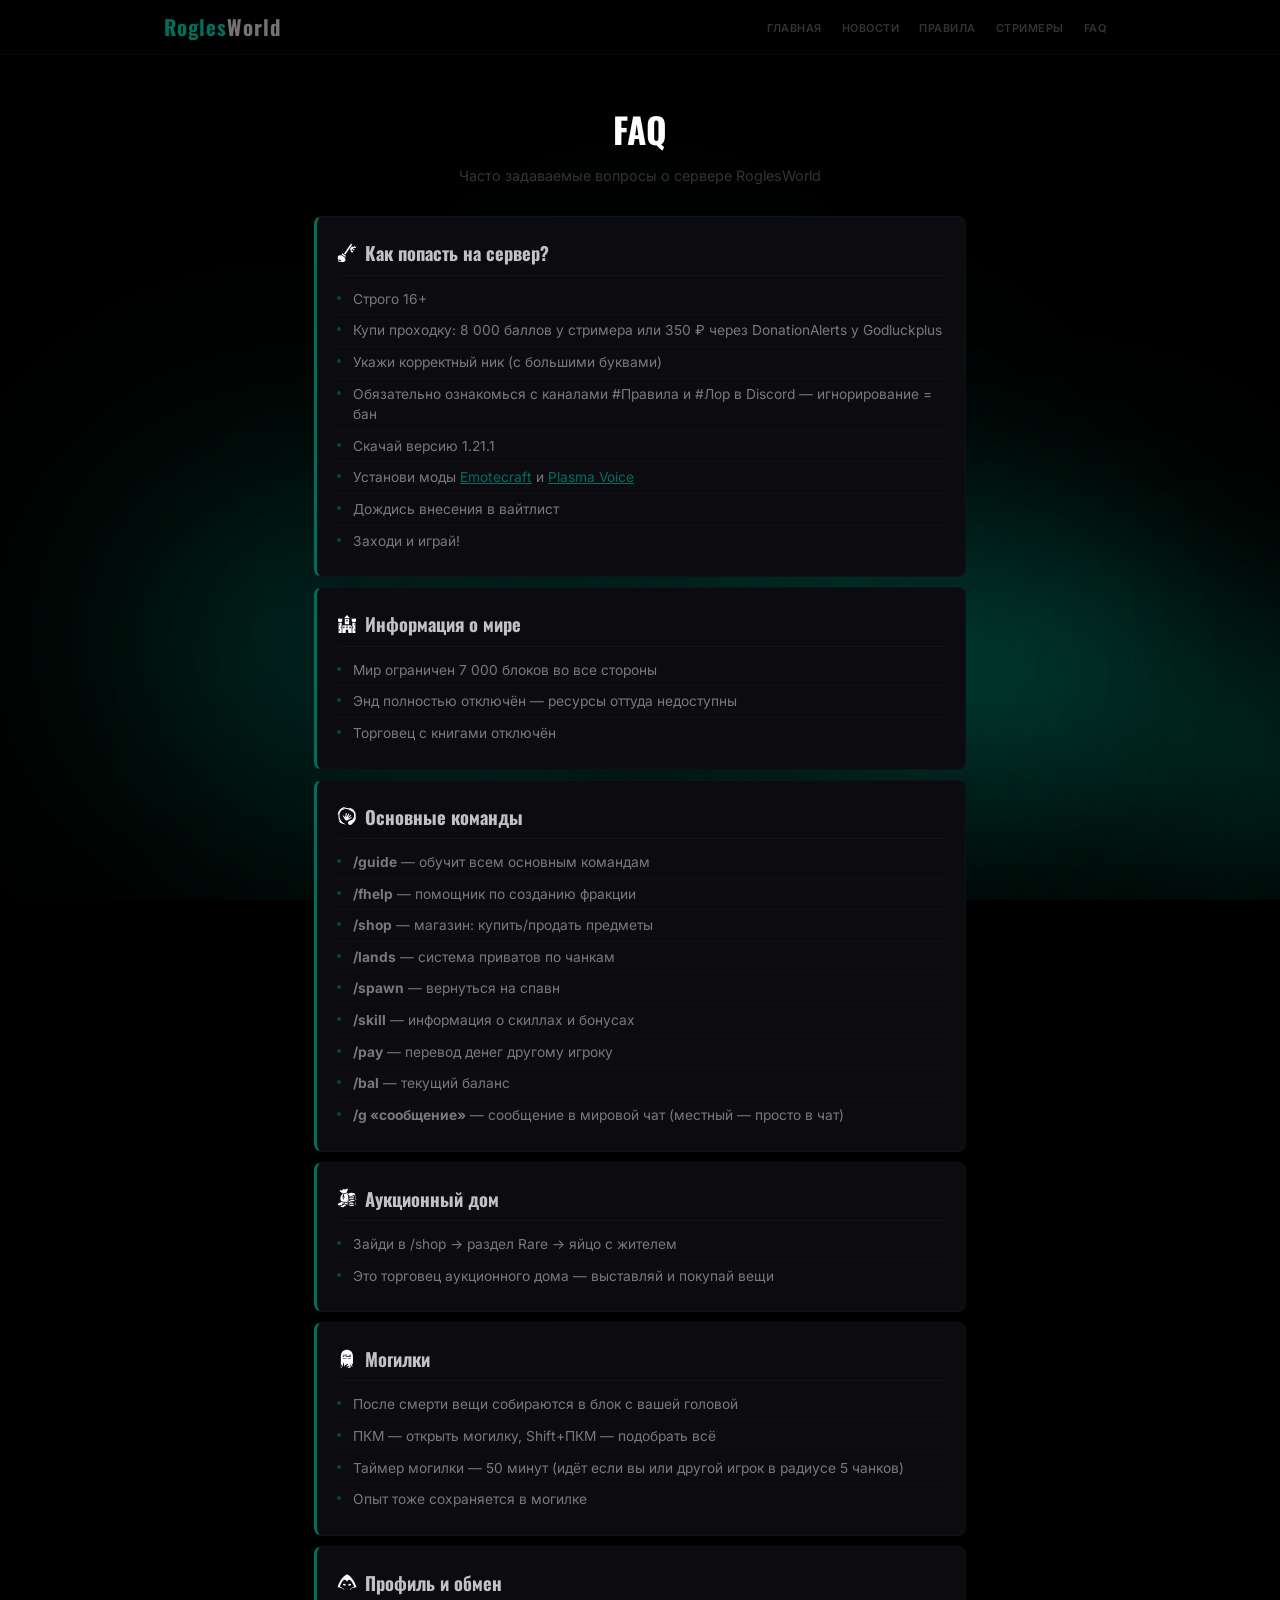
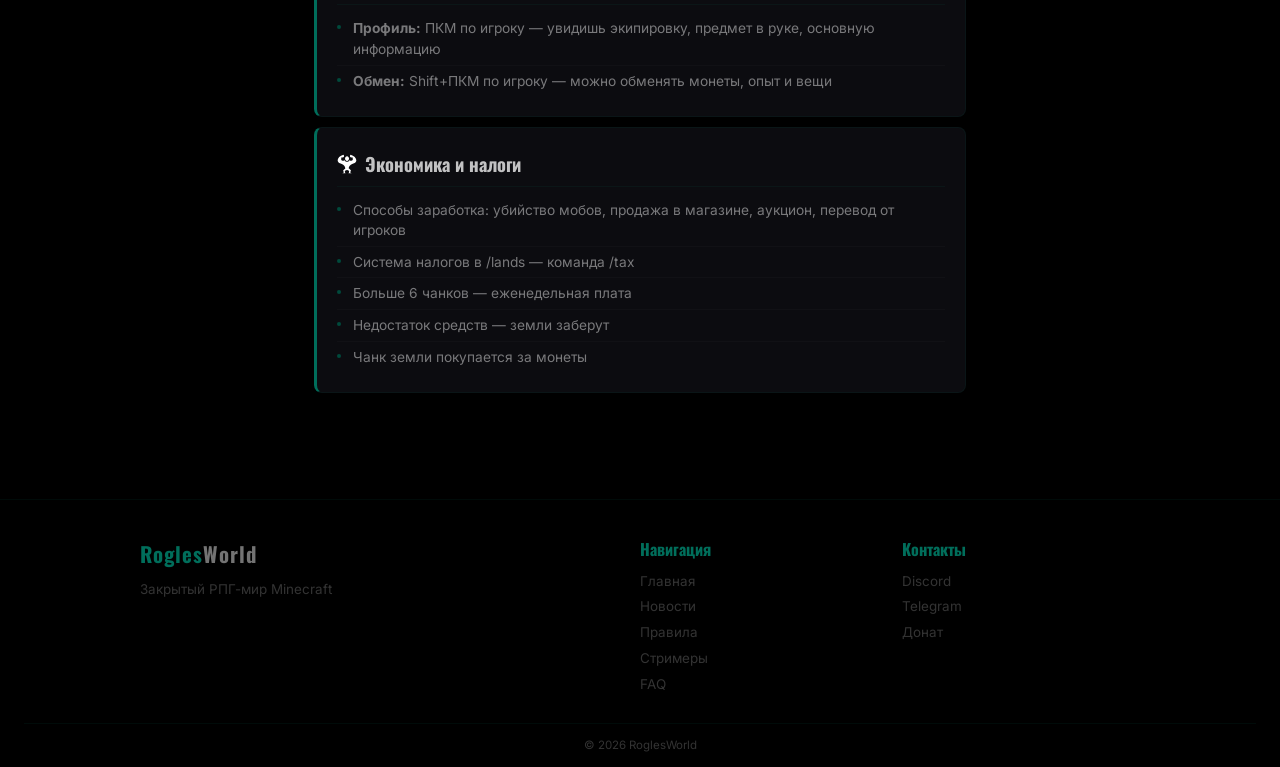
<file: faq.html>
<!DOCTYPE html>
<html lang="ru">
<head>
    <meta charset="UTF-8">
    <meta name="viewport" content="width=device-width, initial-scale=1.0">
    <title>FAQ — RoglesWorld</title>
    <link rel="icon" type="image/svg+xml" href="favicon.svg">
    <link rel="stylesheet" href="style.css">
</head>
<body>

<nav class="topbar">
    <div class="topbar-inner">
        <a href="index.html" class="topbar-brand">Rogles<span>World</span></a>
        <ul class="topbar-links" id="navLinks">
            <li><a href="index.html">Главная</a></li>
            <li><a href="news.html">Новости</a></li>
            <li><a href="rules.html">Правила</a></li>
            <li><a href="partners.html">Стримеры</a></li>
            <li><a href="faq.html" data-active>FAQ</a></li>
        </ul>
        <button class="topbar-burger" id="burger" aria-label="Меню"><i></i><i></i><i></i></button>
    </div>
</nav>

<main class="inner-page" style="text-align:center">
    <h1 class="page-title">FAQ</h1>
    <p class="page-sub">Часто задаваемые вопросы о сервере RoglesWorld</p>

    <div class="rule-block" style="text-align:left">
        <h2><img src="icons/key.svg" alt="" width="20" height="20">Как попасть на сервер?</h2>
        <ul>
            <li>Строго 16+</li>
            <li>Купи проходку: 8 000 баллов у стримера или 350 ₽ через DonationAlerts у Godluckplus</li>
            <li>Укажи корректный ник (с большими буквами)</li>
            <li>Обязательно ознакомься с каналами #Правила и #Лор в Discord — игнорирование = бан</li>
            <li>Скачай версию 1.21.1</li>
            <li>Установи моды <a href="https://modrinth.com/mod/emotecraft" target="_blank" style="color:var(--blue)">Emotecraft</a> и <a href="https://modrinth.com/mod/plasmo-voice" target="_blank" style="color:var(--blue)">Plasma Voice</a></li>
            <li>Дождись внесения в вайтлист</li>
            <li>Заходи и играй!</li>
        </ul>
    </div>

    <div class="rule-block" style="text-align:left">
        <h2><img src="icons/battlement.svg" alt="" width="20" height="20">Информация о мире</h2>
        <ul>
            <li>Мир ограничен 7 000 блоков во все стороны</li>
            <li>Энд полностью отключён — ресурсы оттуда недоступны</li>
            <li>Торговец с книгами отключён</li>
        </ul>
    </div>

    <div class="rule-block" style="text-align:left">
        <h2><img src="icons/magic-swirl.svg" alt="" width="20" height="20">Основные команды</h2>
        <ul>
            <li><strong>/guide</strong> — обучит всем основным командам</li>
            <li><strong>/fhelp</strong> — помощник по созданию фракции</li>
            <li><strong>/shop</strong> — магазин: купить/продать предметы</li>
            <li><strong>/lands</strong> — система приватов по чанкам</li>
            <li><strong>/spawn</strong> — вернуться на спавн</li>
            <li><strong>/skill</strong> — информация о скиллах и бонусах</li>
            <li><strong>/pay</strong> — перевод денег другому игроку</li>
            <li><strong>/bal</strong> — текущий баланс</li>
            <li><strong>/g «сообщение»</strong> — сообщение в мировой чат (местный — просто в чат)</li>
        </ul>
    </div>

    <div class="rule-block" style="text-align:left">
        <h2><img src="icons/cash.svg" alt="" width="20" height="20">Аукционный дом</h2>
        <ul>
            <li>Зайди в /shop → раздел Rare → яйцо с жителем</li>
            <li>Это торговец аукционного дома — выставляй и покупай вещи</li>
        </ul>
    </div>

    <div class="rule-block" style="text-align:left">
        <h2><img src="icons/tombstone.svg" alt="" width="20" height="20">Могилки</h2>
        <ul>
            <li>После смерти вещи собираются в блок с вашей головой</li>
            <li>ПКМ — открыть могилку, Shift+ПКМ — подобрать всё</li>
            <li>Таймер могилки — 50 минут (идёт если вы или другой игрок в радиусе 5 чанков)</li>
            <li>Опыт тоже сохраняется в могилке</li>
        </ul>
    </div>

    <div class="rule-block" style="text-align:left">
        <h2><img src="icons/hooded-figure.svg" alt="" width="20" height="20">Профиль и обмен</h2>
        <ul>
            <li><strong>Профиль:</strong> ПКМ по игроку — увидишь экипировку, предмет в руке, основную информацию</li>
            <li><strong>Обмен:</strong> Shift+ПКМ по игроку — можно обменять монеты, опыт и вещи</li>
        </ul>
    </div>

    <div class="rule-block" style="text-align:left">
        <h2><img src="icons/muscle-up.svg" alt="" width="20" height="20">Экономика и налоги</h2>
        <ul>
            <li>Способы заработка: убийство мобов, продажа в магазине, аукцион, перевод от игроков</li>
            <li>Система налогов в /lands — команда /tax</li>
            <li>Больше 6 чанков — еженедельная плата</li>
            <li>Недостаток средств — земли заберут</li>
            <li>Чанк земли покупается за монеты</li>
        </ul>
    </div>
</main>

<footer class="footer">
    <div class="footer-inner">
        <div class="footer-col">
            <div class="topbar-brand" style="margin-bottom:6px">Rogles<span>World</span></div>
            <p class="footer-text">Закрытый РПГ-мир Minecraft</p>
        </div>
        <div class="footer-col">
            <h4>Навигация</h4>
            <a href="index.html">Главная</a><a href="news.html">Новости</a><a href="rules.html">Правила</a><a href="partners.html">Стримеры</a><a href="faq.html">FAQ</a>
        </div>
        <div class="footer-col">
            <h4>Контакты</h4>
            <a href="https://discord.com/invite/syaFtpHVnV" target="_blank">Discord</a><a href="https://t.me/roglesworld" target="_blank">Telegram</a><a href="https://www.donationalerts.com/r/godluckplus" target="_blank">Донат</a>
        </div>
    </div>
    <div class="footer-copy">&copy; 2026 RoglesWorld</div>
</footer>

<button class="scroll-up" id="toTop" aria-label="Наверх">▲</button>
<script src="script.js"></script>
</body>
</html>
</file>
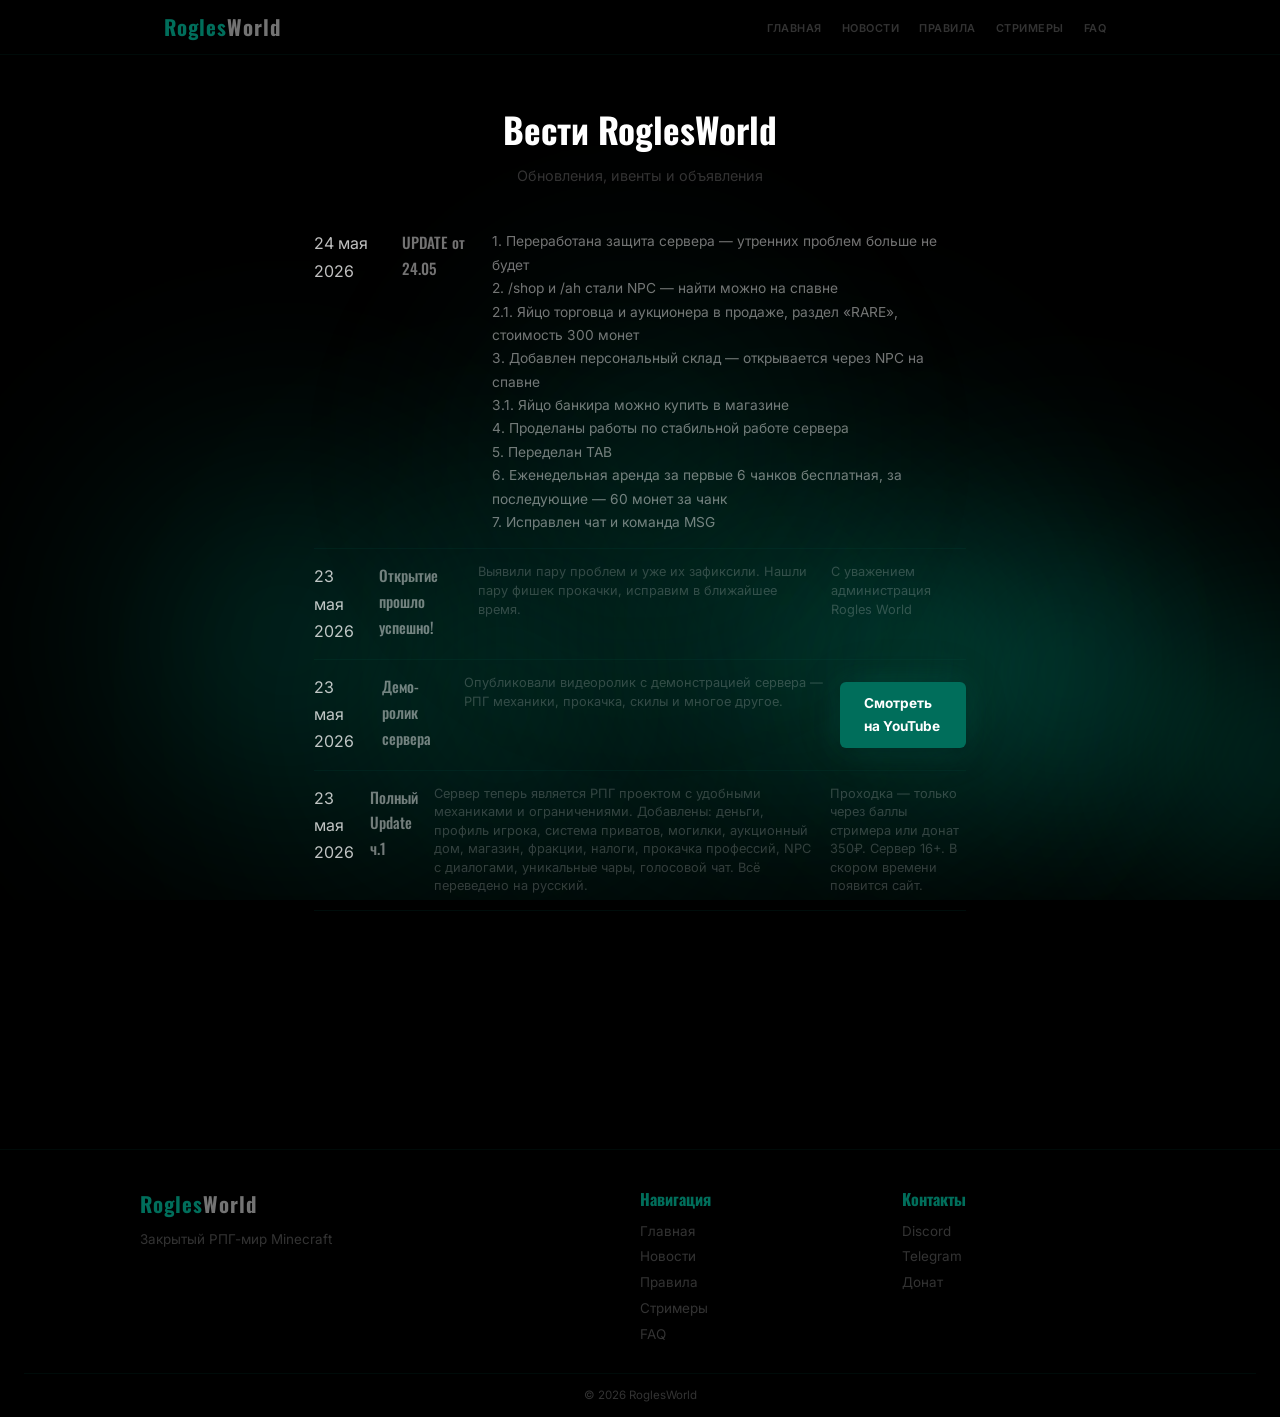
<file: news.html>
<!DOCTYPE html>
<html lang="ru">
<head>
    <meta charset="UTF-8">
    <meta name="viewport" content="width=device-width, initial-scale=1.0">
    <title>Новости — RoglesWorld</title>
    <link rel="icon" type="image/svg+xml" href="favicon.svg">
    <link rel="stylesheet" href="style.css">
</head>
<body>

<nav class="topbar">
    <div class="topbar-inner">
        <a href="index.html" class="topbar-brand">Rogles<span>World</span></a>
        <ul class="topbar-links" id="navLinks">
            <li><a href="index.html">Главная</a></li>
            <li><a href="news.html" data-active>Новости</a></li>
            <li><a href="rules.html">Правила</a></li>
            <li><a href="partners.html">Стримеры</a></li>
            <li><a href="faq.html">FAQ</a></li>
        </ul>
        <button class="topbar-burger" id="burger" aria-label="Меню"><i></i><i></i><i></i></button>
    </div>
</nav>

<main class="inner-page" style="text-align:center">
    <h1 class="page-title">Вести RoglesWorld</h1>
    <p class="page-sub">Обновления, ивенты и объявления</p>

    <article class="news-card">
        <div class="news-date">24 мая 2026</div>
        <h3>UPDATE от 24.05</h3>
        <ul style="color:var(--white3);font-size:.86rem;line-height:1.7;list-style:none;padding:0">
            <li>1. Переработана защита сервера — утренних проблем больше не будет</li>
            <li>2. /shop и /ah стали NPC — найти можно на спавне</li>
            <li>2.1. Яйцо торговца и аукционера в продаже, раздел «RARE», стоимость 300 монет</li>
            <li>3. Добавлен персональный склад — открывается через NPC на спавне</li>
            <li>3.1. Яйцо банкира можно купить в магазине</li>
            <li>4. Проделаны работы по стабильной работе сервера</li>
            <li>5. Переделан TAB</li>
            <li>6. Еженедельная аренда за первые 6 чанков бесплатная, за последующие — 60 монет за чанк</li>
            <li>7. Исправлен чат и команда MSG</li>
        </ul>
    </article>

    <article class="news-card">
        <div class="news-date">23 мая 2026</div>
        <h3>Открытие прошло успешно!</h3>
        <p>Выявили пару проблем и уже их зафиксили. Нашли пару фишек прокачки, исправим в ближайшее время.</p>
        <p class="news-sign">С уважением администрация Rogles World</p>
    </article>

    <article class="news-card">
        <div class="news-date">23 мая 2026</div>
        <h3>Демо-ролик сервера</h3>
        <p>Опубликовали видеоролик с демонстрацией сервера — РПГ механики, прокачка, скилы и многое другое.</p>
        <a href="https://youtu.be/ZXrjIpZblX8" target="_blank" class="btn-primary" style="margin-top:8px">Смотреть на YouTube</a>
    </article>

    <article class="news-card">
        <div class="news-date">23 мая 2026</div>
        <h3>Полный Update ч.1</h3>
        <p>Сервер теперь является РПГ проектом с удобными механиками и ограничениями. Добавлены: деньги, профиль игрока, система приватов, могилки, аукционный дом, магазин, фракции, налоги, прокачка профессий, NPC с диалогами, уникальные чары, голосовой чат. Всё переведено на русский.</p>
        <p>Проходка — только через баллы стримера или донат 350₽. Сервер 16+. В скором времени появится сайт.</p>
    </article>

    <div class="join-box">
        <p>Подпишись, чтобы не пропускать важные вести</p>
        <a href="https://t.me/roglesworld" target="_blank" class="btn-primary">Подписаться в Telegram</a>
    </div>
</main>

<footer class="footer">
    <div class="footer-inner">
        <div class="footer-col">
            <div class="topbar-brand" style="margin-bottom:6px">Rogles<span>World</span></div>
            <p class="footer-text">Закрытый РПГ-мир Minecraft</p>
        </div>
        <div class="footer-col">
            <h4>Навигация</h4>
            <a href="index.html">Главная</a><a href="news.html">Новости</a><a href="rules.html">Правила</a><a href="partners.html">Стримеры</a><a href="faq.html">FAQ</a>
        </div>
        <div class="footer-col">
            <h4>Контакты</h4>
            <a href="https://discord.com/invite/syaFtpHVnV" target="_blank">Discord</a><a href="https://t.me/roglesworld" target="_blank">Telegram</a><a href="https://www.donationalerts.com/r/godluckplus" target="_blank">Донат</a>
        </div>
    </div>
    <div class="footer-copy">&copy; 2026 RoglesWorld</div>
</footer>

<button class="scroll-up" id="toTop" aria-label="Наверх">▲</button>
<script src="script.js"></script>
</body>
</html>
</file>
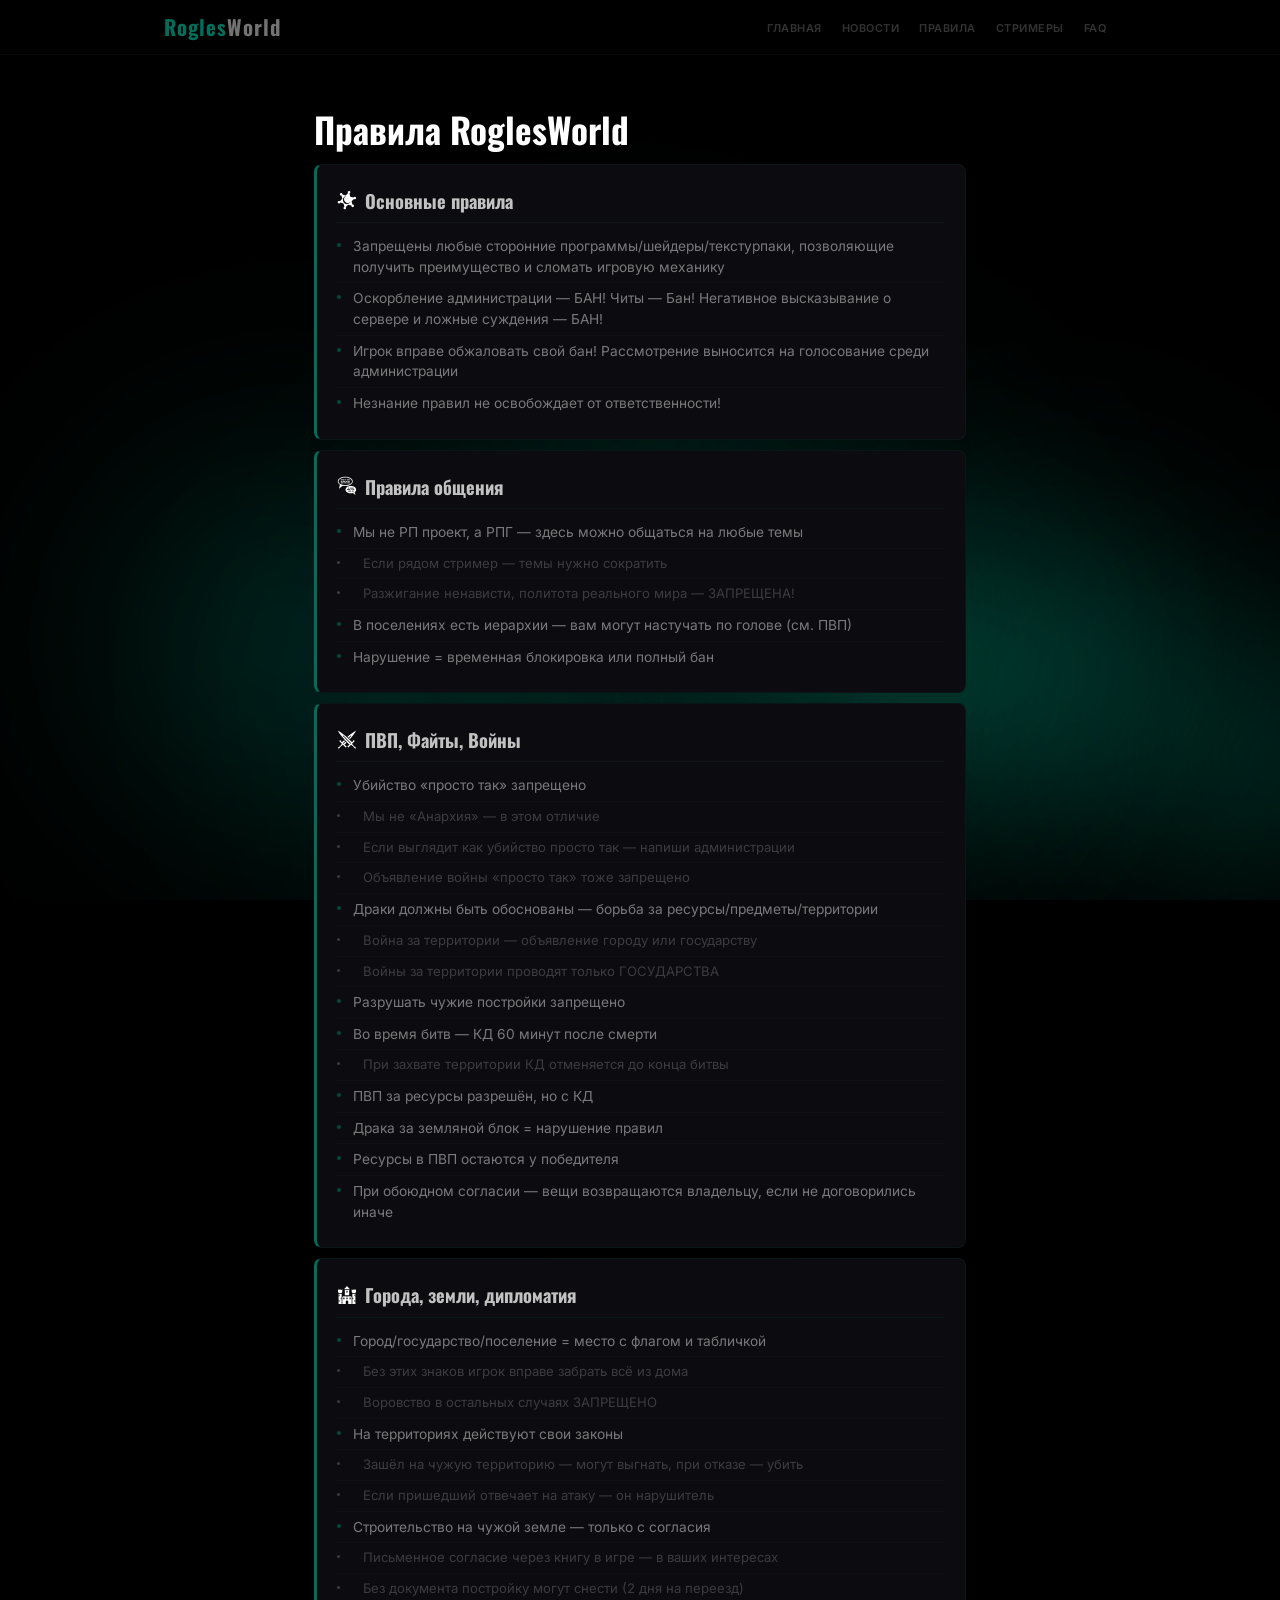
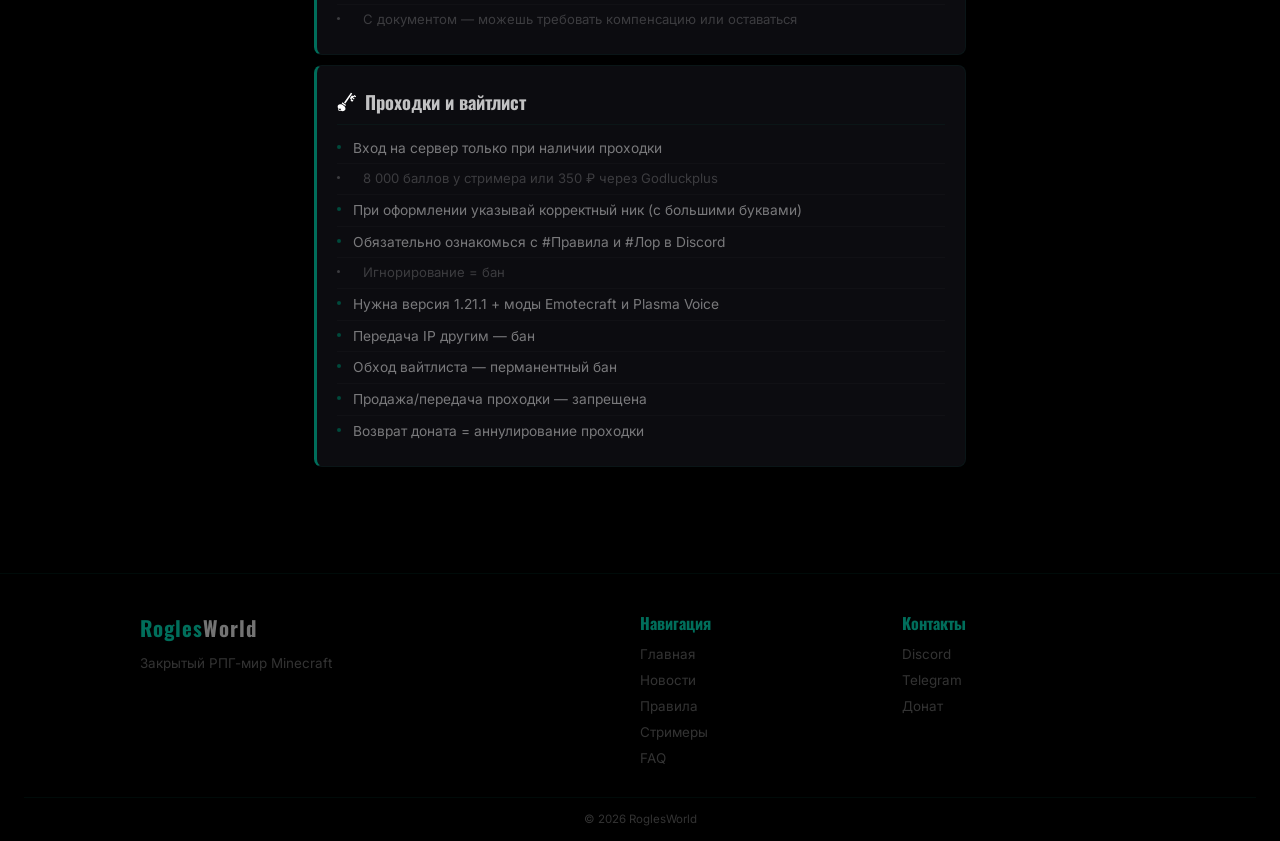
<file: rules.html>
<!DOCTYPE html>
<html lang="ru">
<head>
    <meta charset="UTF-8">
    <meta name="viewport" content="width=device-width, initial-scale=1.0">
    <title>Правила — RoglesWorld</title>
    <link rel="icon" type="image/svg+xml" href="favicon.svg">
    <link rel="stylesheet" href="style.css">
</head>
<body>

<nav class="topbar">
    <div class="topbar-inner">
        <a href="index.html" class="topbar-brand">Rogles<span>World</span></a>
        <ul class="topbar-links" id="navLinks">
            <li><a href="index.html">Главная</a></li>
            <li><a href="news.html">Новости</a></li>
            <li><a href="rules.html" data-active>Правила</a></li>
            <li><a href="partners.html">Стримеры</a></li>
            <li><a href="faq.html">FAQ</a></li>
        </ul>
        <button class="topbar-burger" id="burger" aria-label="Меню"><i></i><i></i><i></i></button>
    </div>
</nav>

<main class="inner-page">
    <h1 class="page-title">Правила RoglesWorld</h1>

    <div class="rule-block">
        <h2><img src="icons/law-star.svg" alt="" width="20" height="20"> Основные правила</h2>
        <ul>
            <li>Запрещены любые сторонние программы/шейдеры/текстурпаки, позволяющие получить преимущество и сломать игровую механику</li>
            <li>Оскорбление администрации — БАН! Читы — Бан! Негативное высказывание о сервере и ложные суждения — БАН!</li>
            <li>Игрок вправе обжаловать свой бан! Рассмотрение выносится на голосование среди администрации</li>
            <li>Незнание правил не освобождает от ответственности!</li>
        </ul>
    </div>

    <div class="rule-block">
        <h2><img src="icons/conversation.svg" alt="" width="20" height="20"> Правила общения</h2>
        <ul>
            <li>Мы не РП проект, а РПГ — здесь можно общаться на любые темы</li>
            <li class="sub">Если рядом стример — темы нужно сократить</li>
            <li class="sub">Разжигание ненависти, политота реального мира — ЗАПРЕЩЕНА!</li>
            <li>В поселениях есть иерархии — вам могут настучать по голове (см. ПВП)</li>
            <li>Нарушение = временная блокировка или полный бан</li>
        </ul>
    </div>

    <div class="rule-block">
        <h2><img src="icons/crossed-swords.svg" alt="" width="20" height="20"> ПВП, Файты, Войны</h2>
        <ul>
            <li>Убийство «просто так» запрещено</li>
            <li class="sub">Мы не «Анархия» — в этом отличие</li>
            <li class="sub">Если выглядит как убийство просто так — напиши администрации</li>
            <li class="sub">Объявление войны «просто так» тоже запрещено</li>
            <li>Драки должны быть обоснованы — борьба за ресурсы/предметы/территории</li>
            <li class="sub">Война за территории — объявление городу или государству</li>
            <li class="sub">Войны за территории проводят только ГОСУДАРСТВА</li>
            <li>Разрушать чужие постройки запрещено</li>
            <li>Во время битв — КД 60 минут после смерти</li>
            <li class="sub">При захвате территории КД отменяется до конца битвы</li>
            <li>ПВП за ресурсы разрешён, но с КД</li>
            <li>Драка за земляной блок = нарушение правил</li>
            <li>Ресурсы в ПВП остаются у победителя</li>
            <li>При обоюдном согласии — вещи возвращаются владельцу, если не договорились иначе</li>
        </ul>
    </div>

    <div class="rule-block">
        <h2><img src="icons/battlement.svg" alt="" width="20" height="20"> Города, земли, дипломатия</h2>
        <ul>
            <li>Город/государство/поселение = место с флагом и табличкой</li>
            <li class="sub">Без этих знаков игрок вправе забрать всё из дома</li>
            <li class="sub">Воровство в остальных случаях ЗАПРЕЩЕНО</li>
            <li>На территориях действуют свои законы</li>
            <li class="sub">Зашёл на чужую территорию — могут выгнать, при отказе — убить</li>
            <li class="sub">Если пришедший отвечает на атаку — он нарушитель</li>
            <li>Строительство на чужой земле — только с согласия</li>
            <li class="sub">Письменное согласие через книгу в игре — в ваших интересах</li>
            <li class="sub">Без документа постройку могут снести (2 дня на переезд)</li>
            <li class="sub">С документом — можешь требовать компенсацию или оставаться</li>
        </ul>
    </div>

    <div class="rule-block">
        <h2><img src="icons/key.svg" alt="" width="20" height="20"> Проходки и вайтлист</h2>
        <ul>
            <li>Вход на сервер только при наличии проходки</li>
            <li class="sub">8 000 баллов у стримера или 350 ₽ через Godluckplus</li>
            <li>При оформлении указывай корректный ник (с большими буквами)</li>
            <li>Обязательно ознакомься с #Правила и #Лор в Discord</li>
            <li class="sub">Игнорирование = бан</li>
            <li>Нужна версия 1.21.1 + моды Emotecraft и Plasma Voice</li>
            <li>Передача IP другим — бан</li>
            <li>Обход вайтлиста — перманентный бан</li>
            <li>Продажа/передача проходки — запрещена</li>
            <li>Возврат доната = аннулирование проходки</li>
        </ul>
    </div>
</main>

<footer class="footer">
    <div class="footer-inner">
        <div class="footer-col">
            <div class="topbar-brand" style="margin-bottom:6px">Rogles<span>World</span></div>
            <p class="footer-text">Закрытый РПГ-мир Minecraft</p>
        </div>
        <div class="footer-col">
            <h4>Навигация</h4>
            <a href="index.html">Главная</a><a href="news.html">Новости</a><a href="rules.html">Правила</a><a href="partners.html">Стримеры</a><a href="faq.html">FAQ</a>
        </div>
        <div class="footer-col">
            <h4>Контакты</h4>
            <a href="https://discord.com/invite/syaFtpHVnV" target="_blank">Discord</a><a href="https://t.me/roglesworld" target="_blank">Telegram</a><a href="https://www.donationalerts.com/r/godluckplus" target="_blank">Донат</a>
        </div>
    </div>
    <div class="footer-copy">&copy; 2026 RoglesWorld</div>
</footer>

<button class="scroll-up" id="toTop" aria-label="Наверх">▲</button>
<script src="script.js"></script>
</body>
</html>
</file>
<file: style.css>
@import url("https://fonts.googleapis.com/css2?family=Oswald:wght@400;500;600;700&family=Inter:wght@400;500;600;700&display=swap");:root{--blue:#006e5b;--blue-light:#008a72;--blue-dark:#004a3c;--blue-glow:rgba(0,110,91,.2);--blue-subtle:rgba(0,110,91,.06);--blue-border:rgba(0,110,91,.1);--black:#000;--black1:#060608;--black2:#0c0c10;--black3:#141418;--black4:#1c1c22;--black5:#26262e;--white:#fff;--white2:hsla(0,0%,100%,.75);--white3:hsla(0,0%,100%,.45);--white4:hsla(0,0%,100%,.2);--red:#e04040;--red-bg:rgba(224,64,64,.06);--red-bd:rgba(224,64,64,.14);--green:#00c860;--green-bg:rgba(0,200,96,.06);--green-bd:rgba(0,200,96,.14)}*{margin:0;padding:0;box-sizing:border-box}html{scroll-behavior:smooth;scroll-padding-top:70px}body{font-family:Inter,sans-serif;background:var(--black);color:var(--white2);line-height:1.7;font-size:16px;overflow-x:hidden}.page-transition{position:fixed;inset:0;z-index:9999;pointer-events:none;background:transparent}.page-transition:before{content:"";position:absolute;top:50%;left:50%;width:120vmax;height:120vmax;transform:translate(-50%,-50%) scale(0);border-radius:50%;background:radial-gradient(circle,rgba(0,110,91,.5) 0,rgba(0,110,91,.2) 30%,rgba(0,0,0,.95) 60%,#000 80%);opacity:0}.page-transition.enter:before{animation:ptEnter .6s ease-out forwards}.page-transition.exit:before{animation:ptExit .45s ease-in forwards}@keyframes ptEnter{0%{transform:translate(-50%,-50%) scale(1.2);opacity:1}to{transform:translate(-50%,-50%) scale(0);opacity:0}}@keyframes ptExit{0%{transform:translate(-50%,-50%) scale(0);opacity:0}to{transform:translate(-50%,-50%) scale(1.2);opacity:1}}.blob-container{position:fixed;inset:0;z-index:0;pointer-events:none;overflow:hidden}.blob{position:absolute;border-radius:50%;filter:blur(60px);mix-blend-mode:screen;will-change:transform;opacity:1}.blob-1{width:700px;height:700px;background:radial-gradient(circle,rgba(0,110,91,.3) 0,rgba(0,80,65,.12) 40%,transparent 70%);left:-5%;bottom:-10%;animation:blobDrift1 12s ease-in-out infinite alternate}.blob-2{width:800px;height:800px;background:radial-gradient(circle,rgba(0,140,110,.25) 0,rgba(0,90,75,.1) 40%,transparent 70%);left:30%;bottom:-15%;animation:blobDrift2 15s ease-in-out infinite alternate}.blob-3{width:600px;height:600px;background:radial-gradient(circle,rgba(0,170,140,.28) 0,rgba(0,100,80,.1) 40%,transparent 70%);left:60%;bottom:-8%;animation:blobDrift3 10s ease-in-out infinite alternate}.blob-4{width:500px;height:500px;background:radial-gradient(circle,rgba(0,200,160,.2) 0,rgba(0,120,95,.08) 40%,transparent 70%);left:80%;bottom:-12%;animation:blobDrift1 18s ease-in-out infinite alternate-reverse}.blob-5{width:750px;height:750px;background:radial-gradient(circle,rgba(0,110,91,.25) 0,rgba(0,70,60,.1) 40%,transparent 70%);left:10%;bottom:-20%;animation:blobDrift2 14s ease-in-out infinite alternate-reverse}.blob-6{width:550px;height:550px;background:radial-gradient(circle,rgba(0,160,130,.22) 0,rgba(0,85,70,.08) 40%,transparent 70%);left:50%;bottom:-5%;animation:blobDrift3 16s ease-in-out infinite alternate}@keyframes blobDrift1{0%{transform:translate(0) scale(1)}25%{transform:translate(60px,-80px) scale(1.1)}50%{transform:translate(-40px,-150px) scale(.95)}75%{transform:translate(80px,-60px) scale(1.05)}to{transform:translate(-30px,-120px) scale(1.15)}}@keyframes blobDrift2{0%{transform:translate(0) scale(1)}30%{transform:translate(-70px,-100px) scale(1.08)}60%{transform:translate(50px,-180px) scale(.9)}to{transform:translate(-60px,-130px) scale(1.12)}}@keyframes blobDrift3{0%{transform:translate(0) scale(1)}20%{transform:translate(40px,-60px) scale(1.05)}50%{transform:translate(-80px,-140px) scale(1.1)}80%{transform:translate(30px,-90px) scale(.92)}to{transform:translate(-50px,-170px) scale(1.08)}}.heat-ember{position:fixed;pointer-events:none;z-index:0;border-radius:50%;opacity:0;animation:emberFloat ease-out infinite}@keyframes emberFloat{0%{opacity:0;transform:translateY(0) translateX(0) scale(1)}8%{opacity:1}25%{opacity:.8;transform:translateY(-20vh) translateX(15px) scale(.9)}50%{opacity:.5;transform:translateY(-45vh) translateX(-12px) scale(.7)}75%{opacity:.2;transform:translateY(-70vh) translateX(8px) scale(.45)}to{opacity:0;transform:translateY(-95vh) translateX(-5px) scale(.2)}}.mouse-glow{position:fixed;pointer-events:none;z-index:0;width:700px;height:700px;border-radius:50%;background:radial-gradient(circle,rgba(0,110,91,.14) 0,rgba(0,110,91,.06) 30%,rgba(0,110,91,.02) 50%,transparent 65%);transform:translate(-50%,-50%);filter:blur(30px);will-change:left,top}.splash{position:fixed;inset:0;z-index:999;background:var(--black);display:flex;align-items:center;justify-content:center;transition:opacity 1s cubic-bezier(.4,0,.2,1),transform 1s cubic-bezier(.4,0,.2,1),filter 1s cubic-bezier(.4,0,.2,1)}.splash.dissolve{opacity:0;filter:blur(20px);transform:scale(1.1);pointer-events:none}.splash-particles{position:absolute;inset:0;overflow:hidden}.splash-dot{position:absolute;border-radius:50%;background:var(--blue);opacity:0;animation:dotFloat linear infinite}@keyframes dotFloat{0%{opacity:0;transform:translateY(0)}10%{opacity:.5}90%{opacity:.3}to{opacity:0;transform:translateY(-100vh)}}.splash-center{position:relative;z-index:1;text-align:center;display:flex;flex-direction:column;align-items:center}.splash-title{font-family:Oswald,cursive;font-size:clamp(3rem,12vw,7rem);font-weight:700;line-height:1;color:var(--white);margin-bottom:20px;display:flex;flex-wrap:wrap;justify-content:center}.letter{display:inline-block;opacity:0;transform:translateY(60px) scale(.5);transition:opacity .35s ease,transform .35s cubic-bezier(.175,.885,.32,1.275);transition-delay:calc(var(--i)*.12s);position:relative}.letter-space{width:.3em}.letter.show{opacity:1;transform:translateY(0) scale(1)}.letter.accent.show{color:var(--blue);text-shadow:0 0 10px rgba(0,110,91,.9),0 0 30px rgba(0,110,91,.5),0 0 60px rgba(0,110,91,.3),0 0 100px rgba(0,110,91,.12)}.letter-flash{position:absolute;inset:-20px -10px;background:radial-gradient(circle,rgba(0,200,160,.7) 0,rgba(0,110,91,.3) 25%,rgba(0,110,91,.1) 50%,transparent 70%);border-radius:50%;pointer-events:none;opacity:0;animation:letterFlash .6s ease-out forwards}@keyframes letterFlash{0%{opacity:1;transform:scale(.3)}to{opacity:0;transform:scale(2)}}.splash-sub{font-size:1.05rem;color:var(--white3);margin-bottom:36px;opacity:0;transform:translateY(20px);transition:opacity .6s ease,transform .6s ease}.splash-sub.show{opacity:1;transform:translateY(0)}.splash-btn{display:inline-flex;align-items:center;gap:8px;background:var(--blue);color:var(--white);padding:14px 36px;font-size:1rem;font-weight:700;font-family:Inter,sans-serif;text-decoration:none;border-radius:8px;border:none;cursor:pointer;box-shadow:0 0 40px rgba(0,110,91,.4),0 0 80px rgba(0,110,91,.15),0 4px 16px rgba(0,0,0,.4);opacity:0;transform:translateY(20px) scale(.95);transition:opacity .4s ease,transform .4s ease,background .25s,box-shadow .25s}.splash-btn.show{opacity:1;transform:translateY(0) scale(1)}.splash-btn:hover{background:var(--blue-light);box-shadow:0 0 60px rgba(0,110,91,.5),0 0 120px rgba(0,110,91,.2),0 6px 20px rgba(0,0,0,.4);transform:translateY(-3px)}.splash-line{position:absolute;bottom:0;left:0;height:2px;background:linear-gradient(90deg,transparent,var(--blue),transparent);width:0;transition:width 2s ease-out}.splash-line.expand{width:100%}.main-content{opacity:0;transform:translateY(30px);transition:opacity 1s cubic-bezier(.4,0,.2,1) .4s,transform 1s cubic-bezier(.4,0,.2,1) .4s;min-height:100vh;position:relative;z-index:2}.main-content.show{opacity:1;transform:translateY(0)}.topbar{position:fixed;top:0;left:0;right:0;z-index:100;background:rgba(0,0,0,.88);backdrop-filter:blur(24px);border-bottom:1px solid var(--blue-border)}.topbar-inner{max-width:1000px;margin:0 auto;padding:0 24px;display:flex;align-items:center;justify-content:space-between;height:54px}.topbar-brand{font-family:Oswald,cursive;font-size:1.3rem;font-weight:700;color:var(--blue);text-decoration:none;letter-spacing:1px}.topbar-brand span{color:var(--white3)}.topbar-links{list-style:none;display:flex;gap:0;flex-wrap:nowrap}.topbar-links a{color:var(--white4);text-decoration:none;padding:8px 10px;font-size:.68rem;font-weight:600;letter-spacing:.5px;text-transform:uppercase;transition:color .3s,text-shadow .3s;position:relative;white-space:nowrap}.topbar-links a:hover{color:var(--blue);text-shadow:0 0 16px rgba(0,110,91,.5)}.topbar-links a[data-active]{color:var(--blue)}.topbar-links a[data-active]:after{content:"";position:absolute;bottom:-1px;left:16px;right:16px;height:2px;background:var(--blue);box-shadow:0 0 6px var(--blue-glow)}.topbar-burger{display:none;flex-direction:column;gap:5px;background:none;border:none;cursor:pointer;padding:4px}.topbar-burger i{display:block;width:22px;height:2px;background:var(--blue);border-radius:1px;transition:.3s}.topbar-burger.open i:first-child{transform:rotate(45deg) translate(5px,5px)}.topbar-burger.open i:nth-child(2){opacity:0}.topbar-burger.open i:nth-child(3){transform:rotate(-45deg) translate(5px,-5px)}.container{max-width:1000px;margin:0 auto;padding:0 24px;position:relative;z-index:2}.section{padding:60px 0}.hero-row{display:flex;flex-direction:column;gap:24px;padding-top:90px}.online-badge{display:inline-flex;align-items:center;gap:8px;font-size:.72rem;font-weight:600;color:var(--green);text-transform:uppercase;letter-spacing:2px;background:var(--green-bg);border:1px solid var(--green-bd);padding:5px 16px;border-radius:20px;margin-bottom:8px;width:fit-content}.online-dot{width:6px;height:6px;background:var(--green);border-radius:50%;box-shadow:0 0 8px rgba(0,200,96,.5),0 0 16px rgba(0,200,96,.2);animation:dotBlink 2s ease infinite}@keyframes dotBlink{0%,to{opacity:1}50%{opacity:.3}}.hero-heading{font-family:Oswald,cursive;font-size:2.2rem;color:var(--white);line-height:1.1;margin-bottom:8px;text-shadow:0 0 25px rgba(0,110,91,.25),0 0 60px rgba(0,110,91,.1)}.hero-text{color:var(--white3);font-size:.95rem;max-width:500px;margin-bottom:20px}.stats-row{display:flex;gap:10px;flex-wrap:wrap;margin-bottom:4px}.stat{background:var(--black3);border:1px solid var(--blue-border);padding:10px 22px;border-radius:8px;text-align:center}.stat strong{font-family:Oswald,cursive;font-size:1.4rem;color:var(--blue);display:block;line-height:1.2}.stat span{font-size:.6rem;color:var(--white4);text-transform:uppercase;letter-spacing:2px}.hero-actions{display:flex;gap:10px;flex-wrap:wrap}.btn-primary{display:inline-flex;align-items:center;gap:6px;background:var(--blue);color:var(--white);padding:10px 24px;font-size:.85rem;font-weight:700;font-family:Inter,sans-serif;text-decoration:none;border-radius:6px;border:none;cursor:pointer;box-shadow:0 0 25px rgba(0,110,91,.25),0 0 50px rgba(0,110,91,.1),0 3px 10px rgba(0,0,0,.3);transition:all .25s;position:relative;overflow:hidden}.btn-primary:after{content:"";position:absolute;inset:0;background:linear-gradient(120deg,transparent 30%,hsla(0,0%,100%,.08) 50%,transparent 70%);transform:translateX(-100%);transition:transform .5s}.btn-primary:hover:after{transform:translateX(100%)}.btn-primary:hover{background:var(--blue-light);box-shadow:0 0 60px rgba(0,110,91,.5),0 0 120px rgba(0,110,91,.25),0 6px 16px rgba(0,0,0,.3);transform:translateY(-2px)}.btn-outline{display:inline-flex;align-items:center;gap:6px;background:transparent;color:var(--blue);padding:10px 24px;font-size:.85rem;font-weight:700;font-family:Inter,sans-serif;text-decoration:none;border-radius:6px;border:1px solid rgba(0,110,91,.2);cursor:pointer;transition:all .25s;position:relative;overflow:hidden}.btn-outline:after{content:"";position:absolute;inset:0;background:linear-gradient(120deg,transparent 30%,rgba(0,110,91,.06) 50%,transparent 70%);transform:translateX(-100%);transition:transform .5s}.btn-outline:hover:after{transform:translateX(100%)}.btn-outline:hover{background:rgba(0,110,91,.08);border-color:rgba(0,110,91,.6);box-shadow:0 0 30px rgba(0,110,91,.2),0 0 60px rgba(0,110,91,.08),inset 0 0 20px rgba(0,110,91,.04);transform:translateY(-1px)}.btn-red{display:inline-flex;align-items:center;gap:6px;background:var(--red);color:var(--white);padding:10px 24px;font-size:.85rem;font-weight:700;font-family:Inter,sans-serif;text-decoration:none;border-radius:6px;border:none;cursor:pointer;box-shadow:0 0 25px rgba(224,64,64,.2),0 0 50px rgba(224,64,64,.08),0 3px 10px rgba(0,0,0,.3);transition:all .25s;position:relative;overflow:hidden}.btn-red:after{content:"";position:absolute;inset:0;background:linear-gradient(120deg,transparent 30%,hsla(0,0%,100%,.08) 50%,transparent 70%);transform:translateX(-100%);transition:transform .5s}.btn-red:hover:after{transform:translateX(100%)}.btn-red:hover{box-shadow:0 0 60px rgba(224,64,64,.4),0 0 120px rgba(224,64,64,.18);transform:translateY(-2px)}.divider{height:1px;max-width:400px;margin:0 auto;background:linear-gradient(90deg,transparent,rgba(0,110,91,.08),rgba(0,110,91,.25),rgba(0,110,91,.08),transparent);position:relative;padding:20px 0}.divider:before{content:"";position:absolute;top:50%;left:50%;width:8px;height:8px;border-radius:50%;background:var(--blue);box-shadow:0 0 15px rgba(0,110,91,.5),0 0 30px rgba(0,110,91,.2);transform:translate(-50%,-50%)}.section-title{font-family:Oswald,cursive;font-size:1.8rem;color:var(--white);margin-bottom:4px;text-align:center;text-shadow:0 0 20px rgba(0,110,91,.3),0 0 50px rgba(0,110,91,.1)}.section-sub{color:hsla(0,0%,100%,.55);font-size:.95rem;margin-bottom:28px;text-align:center;line-height:1.5}.card-grid{display:grid;grid-template-columns:repeat(4,1fr);gap:10px}.card{background:var(--black2);border:1px solid var(--blue-border);padding:20px 16px;border-radius:8px;transition:all .35s cubic-bezier(.4,0,.2,1);position:relative;overflow:hidden}.card:after{content:"";position:absolute;inset:0;pointer-events:none;background:linear-gradient(180deg,transparent,rgba(0,110,91,.015) 30%,transparent 60%,rgba(0,110,91,.015) 90%,transparent);background-size:100% 6px;opacity:0;transition:opacity .4s;animation:shimmerDrift 1.5s linear infinite}@keyframes shimmerDrift{0%{background-position:0 0}to{background-position:0 6px}}.card:hover{border-color:rgba(0,110,91,.6);box-shadow:0 8px 30px rgba(0,0,0,.4),0 0 50px rgba(0,110,91,.3),0 0 100px rgba(0,110,91,.12),inset 0 0 30px rgba(0,110,91,.05);transform:translateY(-4px)}.card:hover .card-icon{border-color:rgba(0,110,91,.5);box-shadow:0 0 20px rgba(0,110,91,.2),0 0 40px rgba(0,110,91,.08)}.card:hover:after{opacity:1}.card-icon{width:34px;height:34px;margin-bottom:10px;display:flex;align-items:center;justify-content:center;background:var(--blue-subtle);border:1px solid var(--blue-border);border-radius:6px;transition:all .3s}.card-icon img{width:22px;height:22px}.card h3{font-family:Oswald,cursive;font-size:1.05rem;color:var(--white2);margin-bottom:4px;font-weight:700}.card p{color:var(--white3);font-size:.82rem;line-height:1.5}.passage-grid{display:grid;grid-template-columns:1fr 1fr;gap:12px}.passage-card{background:var(--black2);border:1px solid var(--blue-border);border-left:3px solid var(--blue);padding:24px 20px;border-radius:8px;position:relative;transition:all .35s cubic-bezier(.4,0,.2,1);overflow:hidden}.passage-card:after{content:"";position:absolute;inset:0;pointer-events:none;background:linear-gradient(180deg,transparent,rgba(0,110,91,.015) 30%,transparent 60%,rgba(0,110,91,.015) 90%,transparent);background-size:100% 6px;opacity:0;transition:opacity .4s;animation:shimmerDrift 1.5s linear infinite}.passage-card:hover{border-color:rgba(0,110,91,.5);box-shadow:0 8px 30px rgba(0,0,0,.4),0 0 45px rgba(0,110,91,.2),0 0 90px rgba(0,110,91,.08),inset 0 0 25px rgba(0,110,91,.03)}.passage-card:hover:after{opacity:1}.passage-card-red{border-left-color:var(--red)}.passage-badge{position:absolute;top:12px;right:12px;font-size:.6rem;font-weight:700;color:var(--blue);text-transform:uppercase;letter-spacing:1.5px;padding:3px 8px;border-radius:4px;background:var(--blue-subtle);border:1px solid var(--blue-border)}.badge-red{color:var(--red);background:var(--red-bg);border-color:var(--red-bd)}.passage-card h3{font-family:Oswald,cursive;font-size:1.25rem;color:var(--white2);margin-bottom:6px;font-weight:700}.passage-price{font-size:1.2rem;font-weight:700;color:var(--blue);margin-bottom:12px}.passage-price small{font-size:.78rem;font-weight:400;color:var(--white4)}.price-red{color:var(--red)}.passage-list{list-style:none;margin-bottom:16px}.passage-list li{padding:4px 0 4px 16px;color:var(--white3);font-size:.84rem;position:relative;border-bottom:1px solid hsla(0,0%,100%,.02)}.passage-list li:before{content:"";position:absolute;left:0;top:12px;width:4px;height:4px;border-radius:50%;background:var(--blue-dark)}.path-bar{display:flex;align-items:flex-start;justify-content:center;gap:0;position:relative;padding:40px 0 20px}.path-track{top:54px;left:10%;right:10%;height:3px;background:var(--black4);z-index:0}.path-track,.path-track:after{position:absolute;border-radius:2px}.path-track:after{content:"";inset:0;background:linear-gradient(90deg,var(--blue-border) 0,rgba(0,110,91,.3) 20%,rgba(0,110,91,.3) 80%,var(--blue-border) 100%);animation:trackGlow 3s ease-in-out infinite alternate}@keyframes trackGlow{0%{opacity:.4}to{opacity:1}}.path-node{display:flex;flex-direction:column;align-items:center;gap:8px;position:relative;z-index:1;cursor:pointer;text-decoration:none;color:inherit;transition:all .3s;padding:0 8px;flex:1;max-width:140px}.path-node:hover .path-num{background:var(--blue);color:var(--white);box-shadow:0 0 50px rgba(0,110,91,.6),0 0 100px rgba(0,110,91,.25),inset 0 0 15px hsla(0,0%,100%,.15);transform:scale(1.15)}.path-node:hover .path-label{color:var(--white2)}.path-num{font-family:Oswald,cursive;font-size:1.15rem;color:var(--blue);font-weight:700;width:44px;height:44px;display:flex;align-items:center;justify-content:center;background:var(--black3);border:2px solid var(--blue-border);border-radius:50%;transition:all .3s;position:relative;overflow:hidden}.path-num:after{content:"";position:absolute;inset:0;border-radius:50%;background:linear-gradient(180deg,transparent,rgba(0,110,91,.03) 40%,transparent 80%);background-size:100% 4px;opacity:0;transition:opacity .3s;animation:shimmerDrift 1s linear infinite}.path-node:hover .path-num:after{opacity:1}.path-label{font-size:.8rem;color:var(--white3);font-weight:600;text-align:center;line-height:1.3;transition:color .3s}.path-hint{font-size:.68rem;color:var(--white4);text-align:center;line-height:1.2}.warning-box{display:flex;align-items:flex-start;gap:10px;background:var(--red-bg);border:1px solid var(--red-bd);border-left:3px solid var(--red);padding:14px 18px;border-radius:6px;max-width:540px;margin:0 auto}.warning-box span{font-size:1.1rem;color:var(--red);flex-shrink:0;margin-top:2px}.warning-box p{color:var(--white3);font-size:.86rem}.modal-overlay{position:fixed;inset:0;z-index:200;background:rgba(0,0,0,.8);backdrop-filter:blur(6px);display:flex;align-items:center;justify-content:center;opacity:0;pointer-events:none;transition:opacity .3s}.modal-overlay.on{opacity:1;pointer-events:auto}.modal-box{background:var(--black4);border:2px solid var(--blue-border);padding:28px 24px;max-width:400px;width:90%;border-radius:10px;text-align:center;position:fixed;top:50%;left:50%;translate:-50% -50%;box-shadow:0 20px 60px rgba(0,0,0,.5),0 0 30px rgba(0,110,91,.08);transform:scale(.9);transition:transform .3s cubic-bezier(.4,0,.2,1)}.modal-overlay.on .modal-box{transform:scale(1)}.modal-x{position:absolute;top:10px;right:14px;background:none;border:none;color:var(--white4);font-size:1.3rem;cursor:pointer;transition:color .2s}.modal-x:hover{color:var(--blue)}.modal-icon{font-size:2rem;margin-bottom:10px;display:block}.modal-box h3{font-family:Oswald,cursive;font-size:1.3rem;color:var(--white2);margin-bottom:8px;font-weight:700}.modal-box p{color:var(--white3);font-size:.9rem;line-height:1.6}.modal-btns{display:flex;flex-direction:column;gap:8px;margin-top:14px}.footer{border-top:1px solid var(--blue-border);padding:36px 24px 0;margin-top:36px}.footer-inner{max-width:1000px;margin:0 auto;display:grid;grid-template-columns:2fr 1fr 1fr;gap:24px;padding-bottom:24px}.footer h4{font-family:Oswald,cursive;color:var(--blue);font-size:1rem;margin-bottom:6px}.footer-col a,.footer-text{color:var(--white4);font-size:.84rem}.footer-col a{display:block;text-decoration:none;margin-bottom:3px;transition:color .2s}.footer-col a:hover{color:var(--blue);text-shadow:0 0 12px rgba(0,110,91,.4)}.footer-copy{border-top:1px solid var(--blue-border);padding:12px 0;text-align:center;color:var(--white4);font-size:.72rem}.scroll-up{position:fixed;bottom:22px;right:22px;z-index:150;width:40px;height:40px;border-radius:50%;background:var(--black4);color:var(--blue);border:1px solid var(--blue-border);font-size:1rem;cursor:pointer;opacity:0;transform:translateY(15px);transition:all .3s;pointer-events:none}.scroll-up.on{opacity:1;transform:translateY(0);pointer-events:auto}.scroll-up:hover{background:var(--blue);color:var(--white);box-shadow:0 0 25px rgba(0,110,91,.35),0 0 50px rgba(0,110,91,.12)}.become-box,.card-grid,.faq-grid,.inner-page,.join-box,.news-grid,.partner-card,.passage-grid,.path-bar,.rules-grid,.section,.warning-box{opacity:0;transform:translateY(25px);transition:opacity .8s cubic-bezier(.4,0,.2,1),transform .8s cubic-bezier(.4,0,.2,1)}.become-box.visible,.card-grid.visible,.faq-grid.visible,.inner-page.visible,.join-box.visible,.news-grid.visible,.partner-card.visible,.passage-grid.visible,.path-bar.visible,.rules-grid.visible,.section.visible,.warning-box.visible{opacity:1;transform:translateY(0)}.inner-page{max-width:700px;margin:0 auto;padding:100px 24px 60px;position:relative;z-index:2}.page-title{font-family:Oswald,cursive;font-size:2.2rem;color:var(--white);margin-bottom:4px}.page-sub{color:var(--white4);font-size:.9rem;margin-bottom:28px;text-align:center}.rule-block{background:var(--black2);border:1px solid var(--blue-border);border-left:3px solid var(--blue);padding:20px;margin-bottom:10px;border-radius:8px;position:relative;overflow:hidden;transition:all .35s cubic-bezier(.4,0,.2,1)}.rule-block:after{content:"";position:absolute;inset:0;pointer-events:none;background:linear-gradient(180deg,transparent,rgba(0,110,91,.015) 30%,transparent 60%,rgba(0,110,91,.015) 90%,transparent);background-size:100% 6px;opacity:0;transition:opacity .4s;animation:shimmerDrift 1.5s linear infinite}.rule-block:hover{border-color:rgba(0,110,91,.45);box-shadow:0 4px 20px rgba(0,0,0,.25),0 0 40px rgba(0,110,91,.15),0 0 80px rgba(0,110,91,.06),inset 0 0 20px rgba(0,110,91,.03)}.rule-block:hover:after{opacity:1}.rule-block h2{font-family:Oswald,cursive;font-size:1.15rem;color:var(--white2);margin-bottom:8px;font-weight:700;border-bottom:1px solid var(--blue-border);padding-bottom:6px;display:flex;align-items:center;gap:8px}.rule-block h2 img{width:20px;height:20px;flex-shrink:0}.rule-block ul{list-style:none}.rule-block li{padding:5px 0 5px 16px;color:var(--white3);font-size:.86rem;position:relative;line-height:1.5;border-bottom:1px solid hsla(0,0%,100%,.02)}.rule-block li:before{content:"";position:absolute;left:0;top:12px;width:4px;height:4px;border-radius:50%;background:var(--blue-dark)}.rule-block li:last-child{border:none}.rule-block li.sub{padding-left:26px;color:var(--white4);font-size:.82rem}.rule-block li.sub:before{width:3px;height:3px;background:var(--white4)}.news-card{display:flex;align-items:flex-start;gap:16px;padding:14px 0;border-bottom:1px solid rgba(0,110,91,.12);text-align:left;transition:background .3s}.news-card:last-child{border-bottom:none}.news-card:hover{background:rgba(0,110,91,.02)}.news-left{min-width:48px;text-align:center;padding-top:2px}.news-day{font-family:Oswald,cursive;font-size:1.4rem;color:var(--blue);line-height:1;font-weight:600}.news-mon{font-size:.65rem;color:var(--white4);text-transform:uppercase;letter-spacing:1px;margin-top:1px}.news-right{flex:1;min-width:0}.news-card h3{font-family:Oswald,cursive;font-size:.95rem;color:var(--white3);font-weight:500;margin-bottom:2px}.news-card p{color:var(--white4);font-size:.8rem;line-height:1.45}.partner-card{display:flex;gap:16px;text-align:left;background:var(--black2);border:1px solid var(--blue-border);border-left:4px solid var(--blue);padding:28px 24px;margin:0 auto 16px;border-radius:10px;transition:all .35s cubic-bezier(.4,0,.2,1);position:relative;overflow:hidden}.partner-card:after{content:"";position:absolute;inset:0;pointer-events:none;background:linear-gradient(180deg,transparent,rgba(0,110,91,.015) 30%,transparent 60%,rgba(0,110,91,.015) 90%,transparent);background-size:100% 6px;opacity:0;transition:opacity .4s;animation:shimmerDrift 1.5s linear infinite}.partner-card:hover{border-color:rgba(0,110,91,.45);box-shadow:0 6px 24px rgba(0,0,0,.3),0 0 40px rgba(0,110,91,.15),0 0 80px rgba(0,110,91,.06),inset 0 0 20px rgba(0,110,91,.03)}.partner-card:hover:after{opacity:1}.partner-avatar{width:64px;height:64px;min-width:64px;background:linear-gradient(135deg,var(--blue-dark),var(--blue));border-radius:10px;display:flex;align-items:center;justify-content:center;font-size:1.5rem;font-weight:700;color:var(--white);position:relative;overflow:hidden}.partner-avatar .av{position:absolute;inset:0;width:100%;height:100%;object-fit:cover;display:none;border-radius:10px}.partner-avatar .av.on{display:block}.partner-avatar .av.on+.fb{display:none}.partner-info h3{font-size:1.15rem;color:var(--white2);font-weight:600;margin-bottom:2px}.partner-info .role{color:var(--blue);font-size:.68rem;font-weight:600;text-transform:uppercase;letter-spacing:.5px;margin-bottom:6px}.partner-info .desc{color:var(--white3);font-size:.9rem;line-height:1.5;margin-bottom:10px}.partner-info .links{display:flex;gap:8px;flex-wrap:wrap}.partner-info .links a{background:var(--blue-subtle);color:var(--blue);text-decoration:none;padding:6px 14px;border-radius:5px;font-size:.76rem;font-weight:600;border:1px solid var(--blue-border);transition:all .25s}.partner-info .links a:hover{background:rgba(0,110,91,.12);border-color:rgba(0,110,91,.3);box-shadow:0 0 15px rgba(0,110,91,.12),0 0 30px rgba(0,110,91,.04)}.join-box{text-align:center;background:var(--black2);border:1px solid var(--blue-border);padding:22px;border-radius:8px;margin-top:20px}.join-box p{color:var(--white3);margin-bottom:10px;font-size:.86rem}.become-box{text-align:center;background:var(--black2);border:1px solid var(--blue-border);padding:16px 20px;border-radius:8px;max-width:400px;margin:0 auto}.become-box p{color:var(--white3);max-width:320px;margin:0 auto 8px;font-size:.84rem}.news-grid{display:flex;flex-direction:column;gap:0}.faq-grid,.rules-grid{display:grid;grid-template-columns:1fr 1fr;gap:12px}@media(max-width:768px){.topbar-burger{display:flex}.topbar-links{display:none;position:absolute;top:54px;left:0;right:0;flex-direction:column;background:rgba(0,0,0,.96);backdrop-filter:blur(20px);padding:12px;border-bottom:1px solid var(--blue-border)}.topbar-links.open{display:flex}.card-grid{grid-template-columns:1fr 1fr}.faq-grid,.footer-inner,.news-grid,.passage-grid,.rules-grid{grid-template-columns:1fr}.footer-inner,.partner-card{text-align:center}.partner-card{flex-direction:column;align-items:center}.partner-info .links{justify-content:center}.path-bar{flex-wrap:wrap;gap:8px;padding:20px 0}.path-track{display:none}.path-node{max-width:45%;flex:0 0 45%}}@media(max-width:480px){.card-grid{grid-template-columns:1fr}.stat{padding:8px 14px}.splash-title{font-size:clamp(2.5rem,10vw,5rem)}}
</file>
